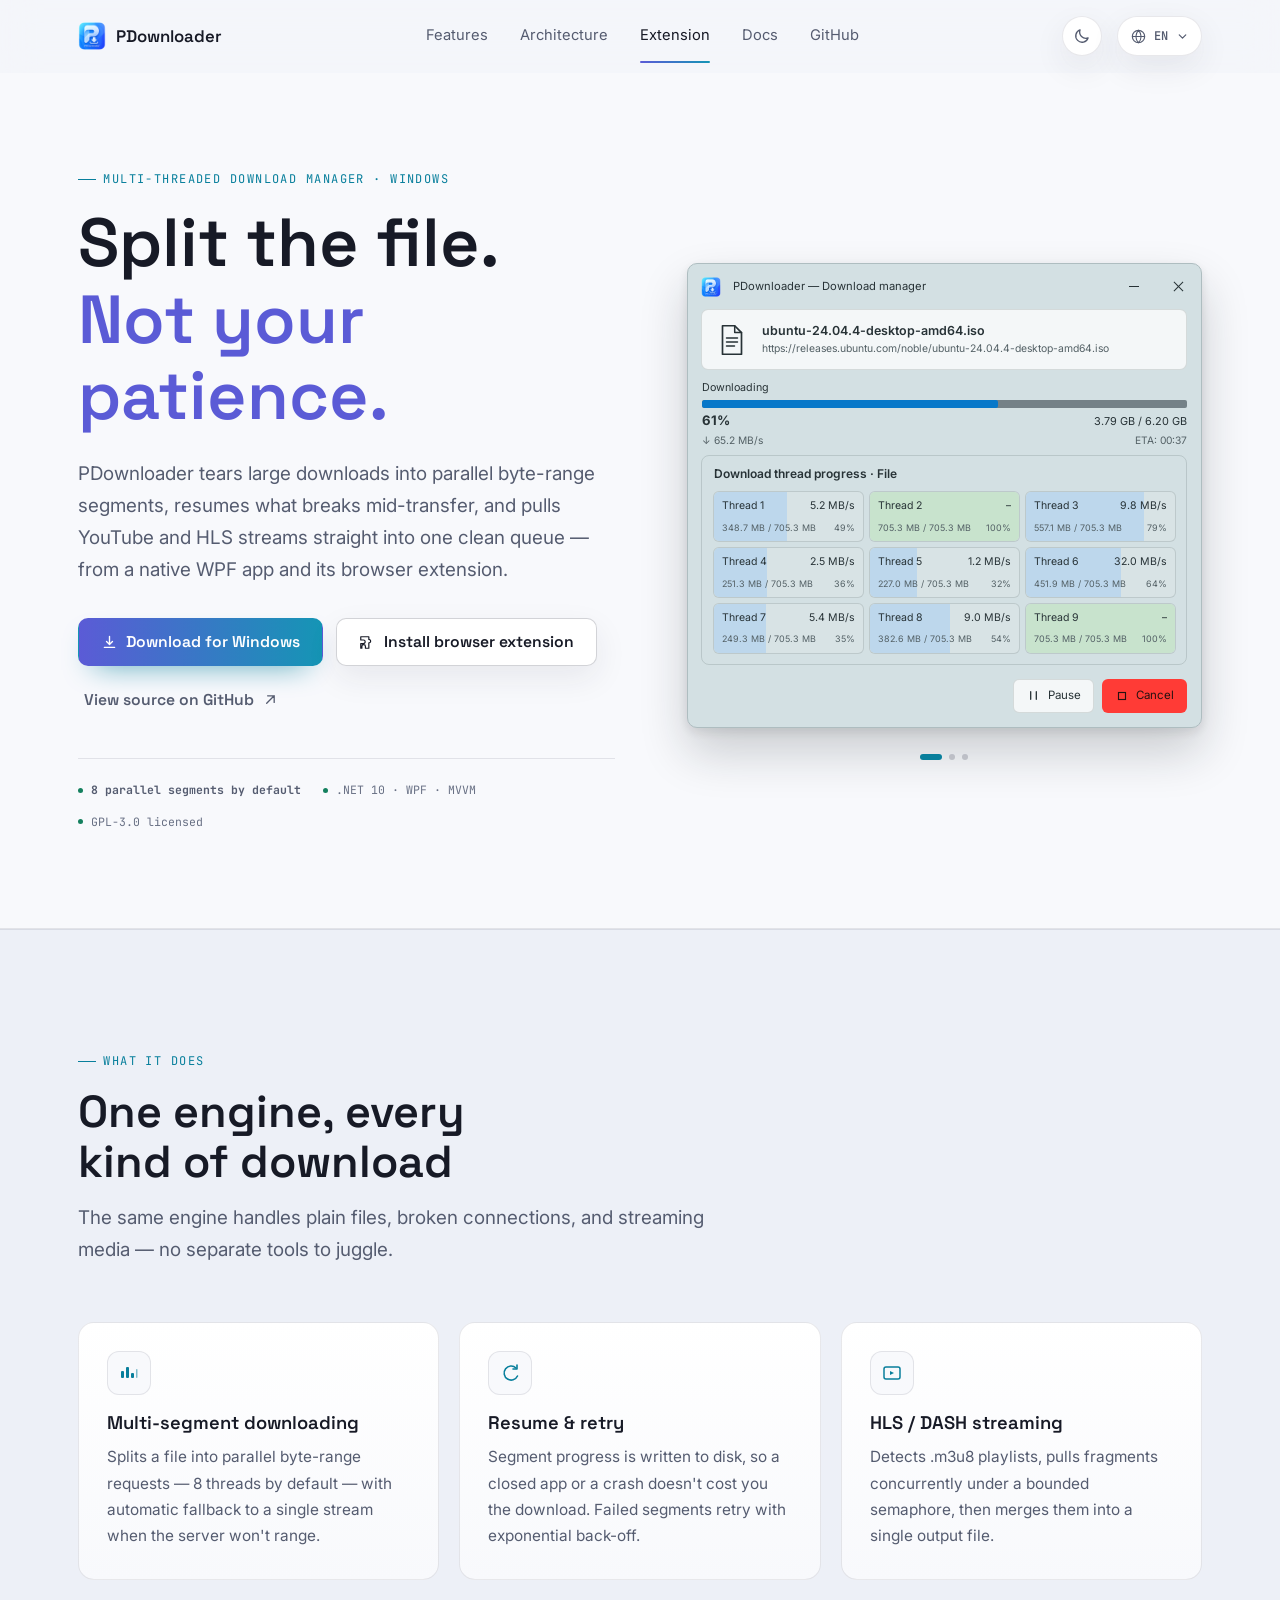
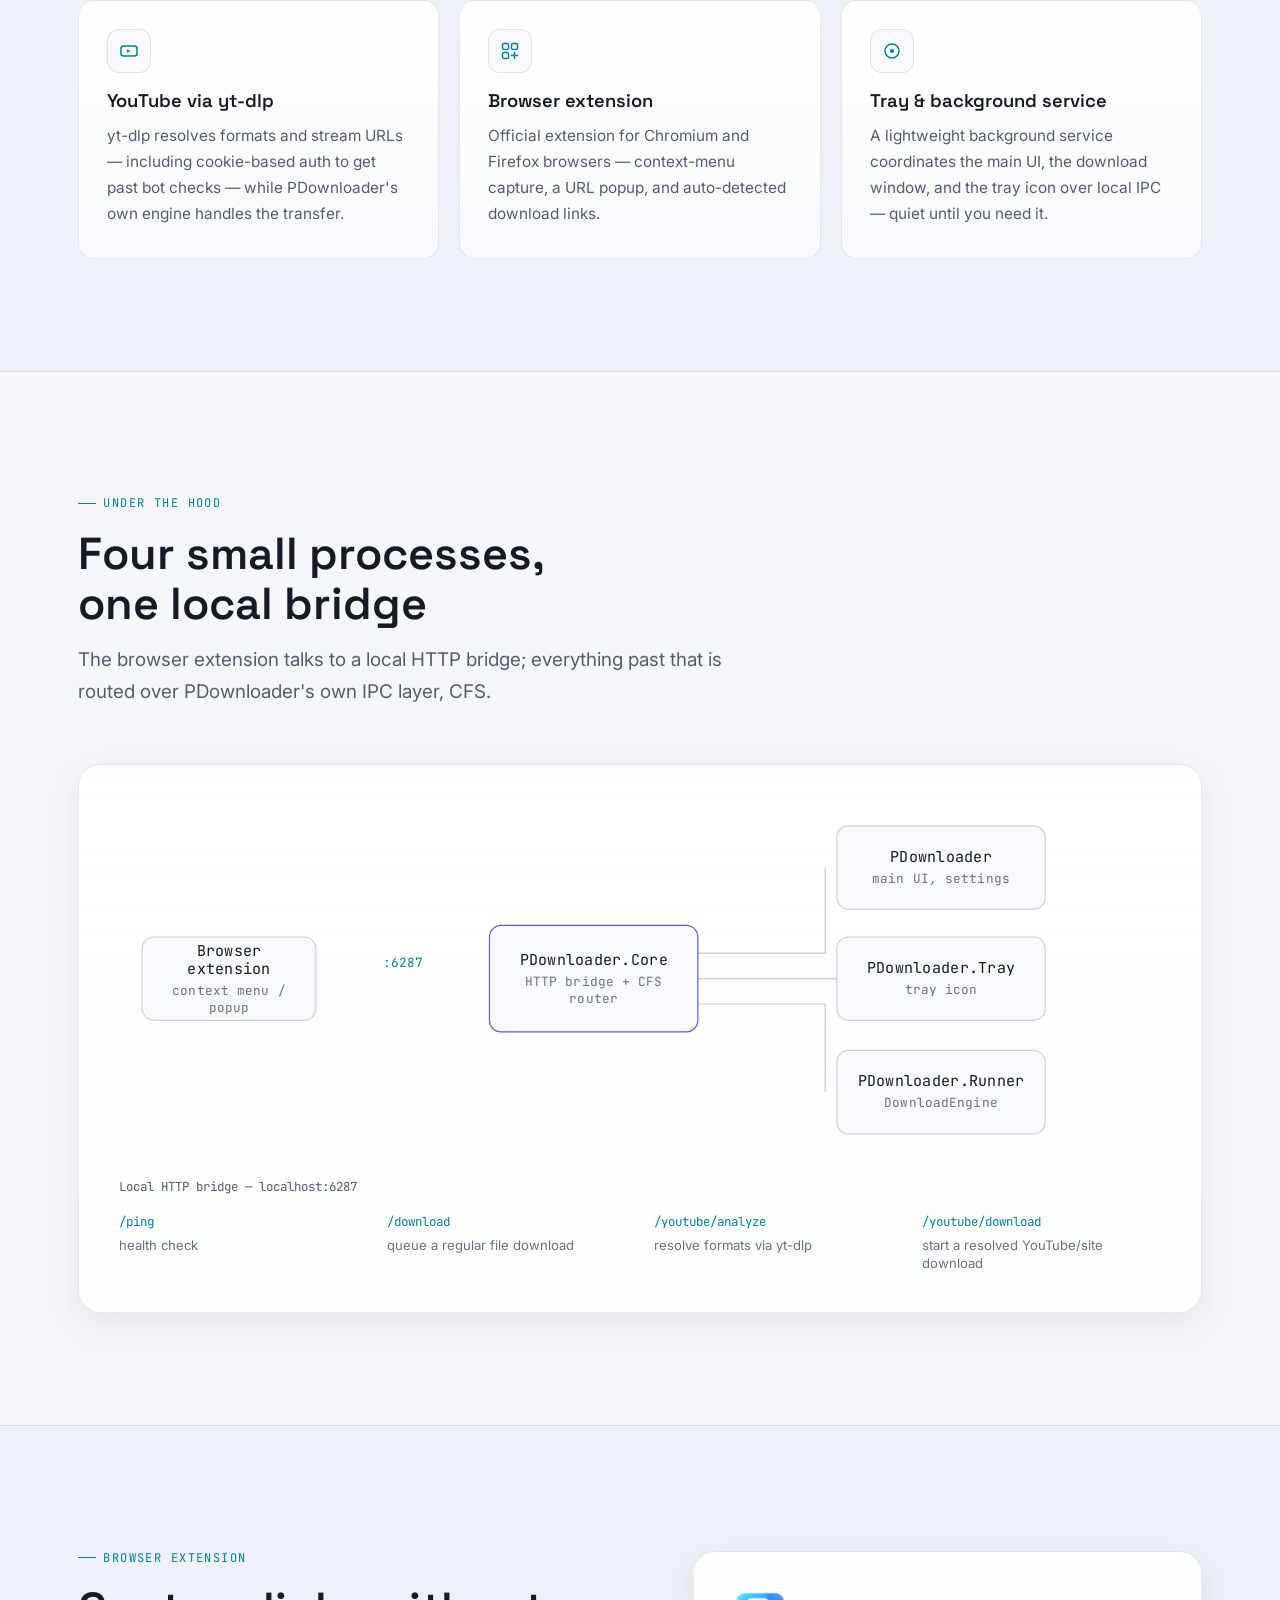
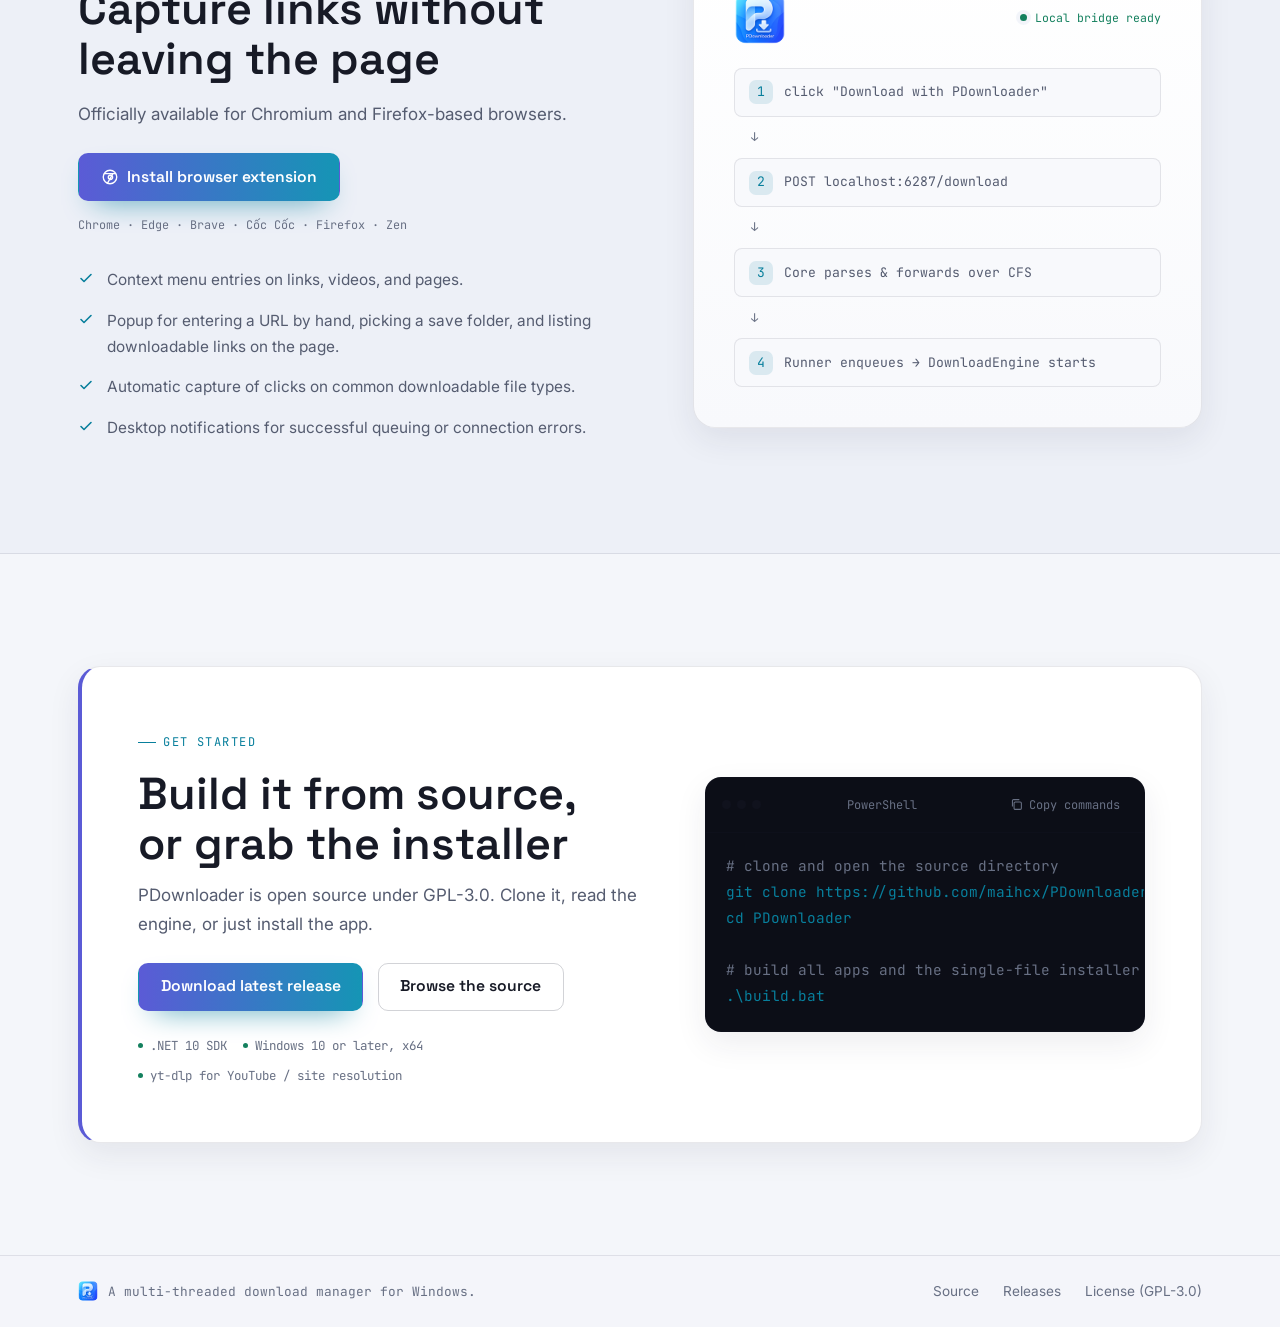
<file: index.html>
<!doctype html>
<html lang="vi">
<head>
  <meta charset="UTF-8" />
  <meta name="darkreader-lock" />
  <link rel="icon" href="./src/assets/icons/favicon-48.png" />
  <meta name="viewport" content="width=device-width, initial-scale=1.0" />
  <meta name="description" content="PDownloader — multi-threaded download manager for Windows." />
  <title>PDownloader</title>
  <script src="./src/abstraction/theme/theme-init.js"></script>
  <link rel="stylesheet" href="./src/assets/styles/globals.css" />
</head>
<body>
  <div id="root"></div>
  <script type="module" src="./src/main.js"></script>
</body>
</html>
</file>
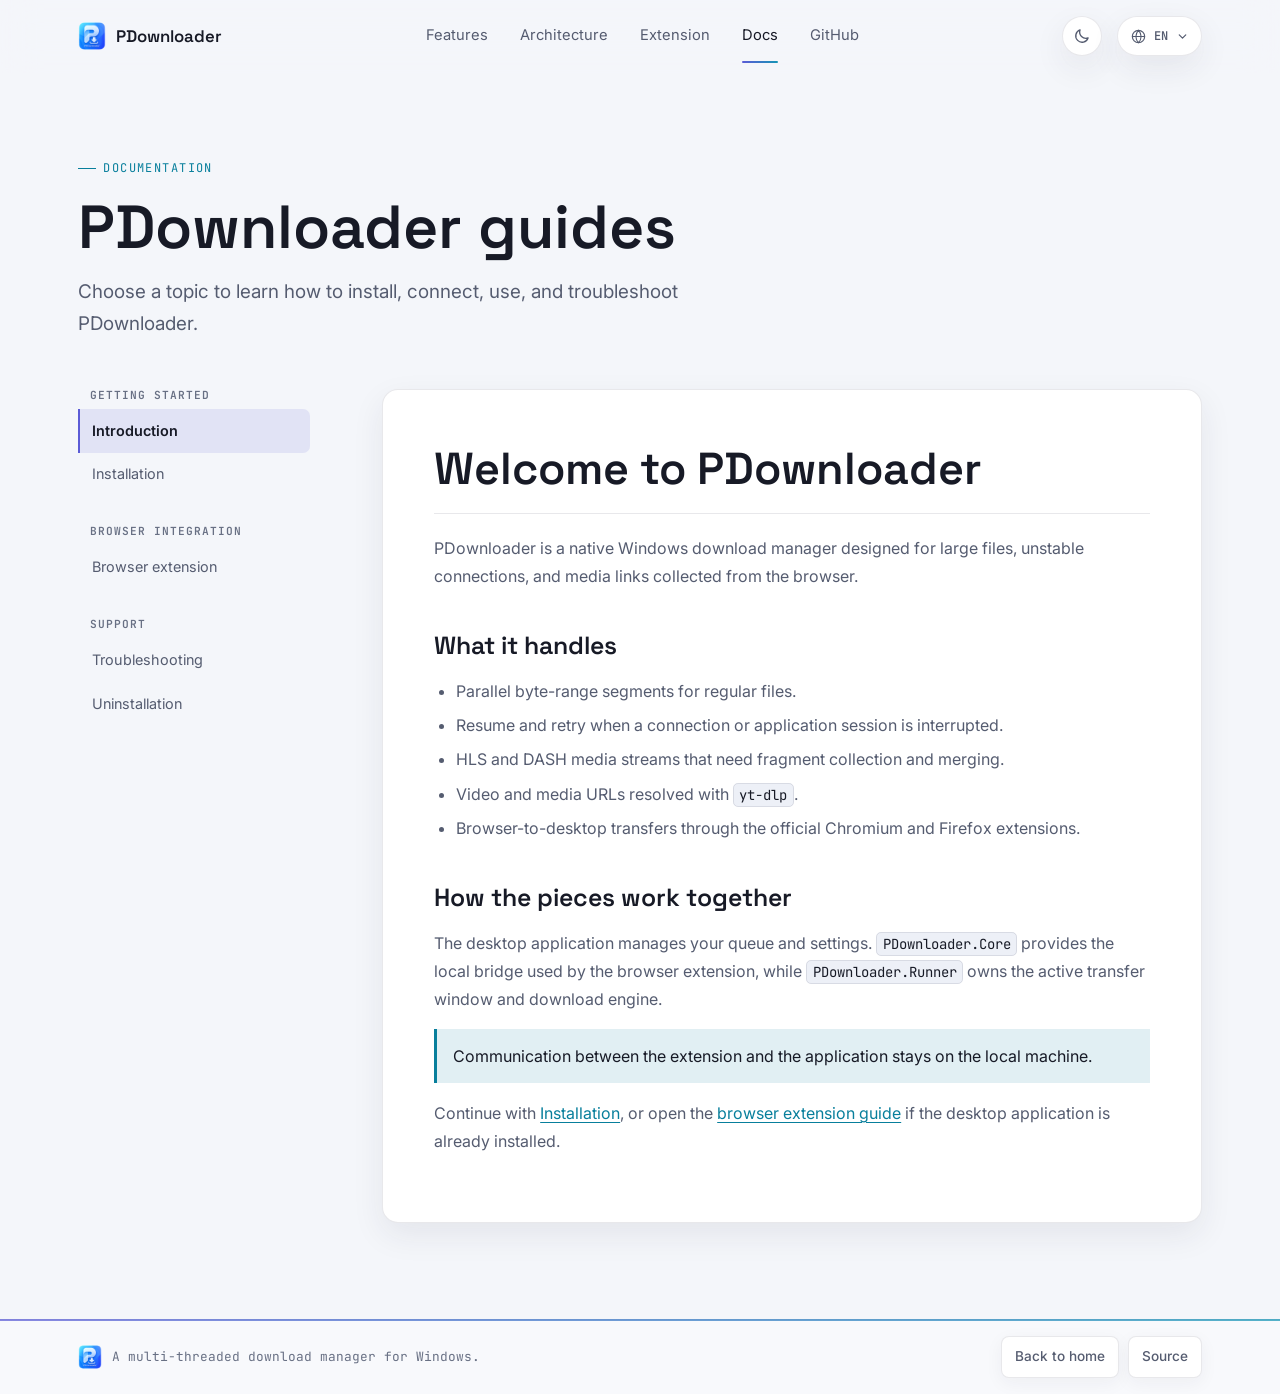
<file: docs/index.html>
<!doctype html>
<html lang="vi">
<head>
  <meta charset="UTF-8" />
  <meta name="darkreader-lock" />
  <link rel="icon" href="../src/assets/icons/favicon-48.png" />
  <meta name="viewport" content="width=device-width, initial-scale=1.0" />
  <meta name="description" content="Tài liệu cài đặt và sử dụng PDownloader." />
  <title>PDownloader Docs</title>
  <script src="../src/abstraction/theme/theme-init.js"></script>
  <link rel="stylesheet" href="../src/assets/styles/globals.css" />
  <link rel="stylesheet" href="./docs.css" />
</head>
<body class="docs-page">
  <a class="skip-link" href="#docs-article" data-i18n="accessibility.skipToContent">Bỏ qua để đến nội dung</a>

  <header class="navbar is-scrolled">
    <div class="container navbar-inner">
      <a href="../" class="brand">
        <img src="../src/assets/icons/pdownloader-icon.png" alt="PDownloader" />
        <span>PDownloader</span>
      </a>

      <nav class="nav-links" id="nav-links" data-i18n-attr="aria-label:accessibility.primaryNavigation" aria-label="Điều hướng chính">
        <a href="../index.html#features" data-i18n="nav.features">Tính năng</a>
        <a href="../index.html#architecture" data-i18n="nav.architecture">Kiến trúc</a>
        <a href="../index.html#extension" data-i18n="nav.extension">Tiện ích mở rộng</a>
        <a href="./" aria-current="page" data-i18n="nav.docs">Tài liệu</a>
        <a href="https://github.com/maihcx/PDownloader" data-href-config="repoUrl" target="_blank" rel="noopener" data-i18n="nav.github">GitHub</a>
      </nav>

      <div class="nav-actions">
        <button class="theme-toggle" type="button" data-theme-toggle data-i18n-attr="aria-label:theme.toggle,title:theme.toggle" aria-label="Chuyển giao diện màu" title="Chuyển giao diện màu">
          <svg class="theme-toggle__sun" width="18" height="18" viewBox="0 0 20 20" fill="none" aria-hidden="true"><circle cx="10" cy="10" r="3.25" stroke="currentColor" stroke-width="1.5"/><path d="M10 2.25V4M10 16v1.75M17.75 10H16M4 10H2.25M15.48 4.52 14.24 5.76M5.76 14.24l-1.24 1.24M15.48 15.48l-1.24-1.24M5.76 5.76 4.52 4.52" stroke="currentColor" stroke-width="1.5" stroke-linecap="round"/></svg>
          <svg class="theme-toggle__moon" width="18" height="18" viewBox="0 0 20 20" fill="none" aria-hidden="true"><path d="M16.7 12.2A7 7 0 0 1 7.8 3.3a7 7 0 1 0 8.9 8.9Z" stroke="currentColor" stroke-width="1.5" stroke-linecap="round" stroke-linejoin="round"/></svg>
        </button>

        <div class="lang-picker" data-lang-picker>
          <button class="lang-picker__trigger" type="button" data-lang-trigger aria-haspopup="listbox" aria-expanded="false" data-i18n-attr="aria-label:accessibility.language,title:accessibility.language" aria-label="Ngôn ngữ" title="Ngôn ngữ">
            <svg width="17" height="17" viewBox="0 0 20 20" fill="none" aria-hidden="true"><circle cx="10" cy="10" r="7.25" stroke="currentColor" stroke-width="1.4"/><path d="M2.9 10h14.2M10 2.75c2 2.05 3.05 4.47 3.05 7.25S12 15.2 10 17.25C8 15.2 6.95 12.78 6.95 10S8 4.8 10 2.75Z" stroke="currentColor" stroke-width="1.25" stroke-linecap="round"/></svg>
            <span data-lang-current-code>VI</span>
            <svg class="lang-picker__chevron" width="13" height="13" viewBox="0 0 16 16" fill="none" aria-hidden="true"><path d="m4 6 4 4 4-4" stroke="currentColor" stroke-width="1.5" stroke-linecap="round" stroke-linejoin="round"/></svg>
          </button>
          <div class="lang-picker__popup" data-lang-menu hidden>
            <div class="lang-picker__heading" data-i18n="language.choose">Chọn ngôn ngữ</div>
            <div class="lang-picker__options" role="listbox" data-lang-options data-i18n-attr="aria-label:accessibility.language" aria-label="Ngôn ngữ"></div>
          </div>
        </div>

        <button class="nav-toggle" id="nav-toggle" type="button" data-i18n-attr="aria-label:accessibility.openMenu" aria-label="Mở menu" aria-expanded="false" aria-controls="nav-links">
          <svg width="18" height="18" viewBox="0 0 18 18" fill="none" aria-hidden="true"><path d="M2 4.5H16M2 9H16M2 13.5H16" stroke="currentColor" stroke-width="1.5" stroke-linecap="round"/></svg>
        </button>
      </div>
    </div>
  </header>

  <main class="docs-main">
    <div class="container docs-heading">
      <span class="eyebrow" data-i18n="docs.eyebrow">Tài liệu hướng dẫn</span>
      <h1 data-i18n="docs.title">Hướng dẫn sử dụng PDownloader</h1>
      <p data-i18n="docs.intro">Chọn một chủ đề để tìm hiểu cách cài đặt, kết nối, sử dụng và xử lý sự cố PDownloader.</p>
    </div>

    <div class="container docs-layout">
      <button class="docs-mobile-menu" type="button" data-docs-menu-toggle aria-expanded="false" aria-controls="docs-sidebar">
        <svg width="18" height="18" viewBox="0 0 18 18" fill="none" aria-hidden="true"><path d="M3 4h12M3 9h12M3 14h8" stroke="currentColor" stroke-width="1.5" stroke-linecap="round"/></svg>
        <span data-i18n="docs.menu">Danh mục tài liệu</span>
      </button>

      <aside class="docs-sidebar" id="docs-sidebar" data-docs-sidebar></aside>

      <article class="docs-article" id="docs-article" tabindex="-1">
        <div class="docs-fallback" data-doc-fallback hidden>
          <svg width="20" height="20" viewBox="0 0 20 20" fill="none" aria-hidden="true"><circle cx="10" cy="10" r="7.25" stroke="currentColor" stroke-width="1.4"/><path d="M10 8v5M10 5.8v.2" stroke="currentColor" stroke-width="1.6" stroke-linecap="round"/></svg>
          <div><strong data-i18n="docs.fallbackTitle">Đang hiển thị bản tiếng Anh</strong><span data-i18n="docs.fallbackDesc">Bài viết này chưa được dịch sang ngôn ngữ bạn đã chọn.</span></div>
        </div>

        <div class="docs-status" data-doc-loading>
          <span class="docs-spinner" aria-hidden="true"></span>
          <span data-i18n="docs.loading">Đang tải bài viết…</span>
        </div>

        <div class="docs-status docs-status--error" data-doc-error hidden>
          <svg width="34" height="34" viewBox="0 0 36 36" fill="none" aria-hidden="true"><path d="M9 4.5h12l6 6v21H9v-27Z" stroke="currentColor" stroke-width="1.6" stroke-linejoin="round"/><path d="M21 4.5v6h6M14 17l8 8M22 17l-8 8" stroke="currentColor" stroke-width="1.6" stroke-linecap="round"/></svg>
          <strong data-i18n="docs.loadError">Không thể tải bài viết này.</strong>
          <button class="btn btn-secondary" type="button" data-doc-retry data-i18n="docs.retry">Thử lại</button>
        </div>

        <div class="markdown-body" data-doc-content hidden></div>
      </article>
    </div>
  </main>

  <footer class="footer docs-footer">
    <div class="container footer-inner">
      <div class="footer-brand">
        <img src="../src/assets/icons/pdownloader-icon.png" alt="" width="24" height="24" />
        <span data-i18n="footer.tagline">Trình quản lý tải xuống đa luồng dành cho Windows.</span>
      </div>
      <div class="footer-links">
        <a href="../" data-i18n="docs.backHome">Về trang chủ</a>
        <a href="https://github.com/maihcx/PDownloader" data-href-config="repoUrl" target="_blank" rel="noopener" data-i18n="footer.source">Mã nguồn</a>
      </div>
    </div>
  </footer>

  <script type="module" src="./docs.js"></script>
</body>
</html>
</file>
<file: src/assets/styles/globals.css>
@import url("https://fonts.googleapis.com/css2?family=Space+Grotesk:wght@500;600;700&family=Inter:wght@400;500;600&family=JetBrains+Mono:wght@400;500&display=swap");
@import "./base/tokens.css";
@import "./base/reset.css";
@import "./base/typography.css";
@import "./base/layout.css";
@import "./components/primitives.css";
@import "./sections/header.css";
@import "./sections/home.css";
@import "./sections/features.css";
@import "./sections/architecture.css";
@import "./sections/extension.css";
@import "./sections/download.css";
@import "./sections/footer.css";
@import "./utilities/animations.css";
@import "./utilities/responsive.css";
</file>
<file: docs/docs.css>
.docs-page {
  min-height: 100vh;
  background: var(--bg-void);
  color: var(--text-primary);
}

.docs-page .nav-links a[aria-current="page"] {
  color: var(--text-primary);
}

.docs-page .nav-links a[aria-current="page"]::after {
  content: "";
  position: absolute;
  inset: auto 0 -0.45rem;
  height: 2px;
  border-radius: 99px;
  background: var(--gradient-segment);
}

.docs-main {
  min-height: calc(100vh - var(--navbar-height));
  padding-block: 4.75rem 6rem;
}

.docs-heading {
  margin-bottom: 3rem;
}

.docs-heading h1 {
  max-width: 760px;
  font-size: clamp(2.25rem, 5vw, 3.8rem);
  line-height: 1.08;
}

.docs-heading p {
  max-width: 680px;
  margin-top: 1rem;
  color: var(--text-secondary);
  font-size: var(--fs-lead);
}

.docs-layout {
  display: grid;
  grid-template-columns: 240px minmax(0, 1fr);
  align-items: start;
  gap: clamp(2rem, 5vw, 4.5rem);
}

.docs-sidebar {
  position: sticky;
  top: calc(var(--navbar-height) + 1.5rem);
  max-height: calc(100vh - var(--navbar-height) - 3rem);
  overflow-y: auto;
  overscroll-behavior: contain;
  padding-right: 0.5rem;
  scrollbar-width: thin;
  scrollbar-color: var(--border-strong) transparent;
}

.docs-sidebar__group {
  padding: 0;
}

.docs-sidebar__group + .docs-sidebar__group {
  margin-top: 1.8rem;
}

.docs-sidebar__group h2 {
  padding-inline: 0.75rem;
  color: var(--text-muted);
  font-family: var(--font-mono);
  font-size: 0.7rem;
  font-weight: 600;
  letter-spacing: 0.09em;
  text-transform: uppercase;
}

.docs-sidebar__group ul {
  margin-top: 0.5rem;
}

.docs-sidebar__group button {
  width: 100%;
  min-height: 40px;
  padding: 0.6rem 0.75rem;
  border-left: 2px solid transparent;
  border-radius: 0 7px 7px 0;
  color: var(--text-secondary);
  font-size: 0.9rem;
  text-align: left;
  transition: color var(--dur-fast), background var(--dur-fast), border-color var(--dur-fast);
}

.docs-sidebar__group button:hover {
  background: var(--bg-surface-3);
  color: var(--text-primary);
}

.docs-sidebar__group button[aria-current="page"] {
  border-left-color: var(--accent-violet);
  background: var(--accent-violet-dim);
  color: var(--text-primary);
  font-weight: 600;
}

.docs-mobile-menu {
  display: none;
}

.docs-article {
  min-width: 0;
  min-height: 520px;
  padding: clamp(1.5rem, 4vw, 3.75rem);
  border: 1px solid var(--border-soft);
  border-radius: var(--radius-md);
  background: var(--bg-surface);
  box-shadow: var(--shadow-sm);
  outline: none;
}

.docs-fallback {
  display: flex;
  align-items: flex-start;
  gap: 0.8rem;
  margin-bottom: 2rem;
  padding: 0.9rem 1rem;
  border: 1px solid color-mix(in srgb, var(--accent-amber) 38%, transparent);
  border-radius: var(--radius-sm);
  background: color-mix(in srgb, var(--accent-amber) 10%, transparent);
  color: var(--text-secondary);
  font-size: 0.88rem;
}

.docs-fallback svg {
  flex: 0 0 auto;
  color: var(--accent-amber);
}

.docs-fallback strong,
.docs-fallback span {
  display: block;
}

.docs-fallback strong {
  margin-bottom: 0.15rem;
  color: var(--text-primary);
}

.docs-status {
  min-height: 360px;
  display: flex;
  flex-direction: column;
  align-items: center;
  justify-content: center;
  gap: 1rem;
  color: var(--text-muted);
  text-align: center;
}

.docs-status--error svg {
  color: var(--accent-amber);
}

.docs-spinner {
  width: 30px;
  height: 30px;
  border: 3px solid var(--border-strong);
  border-top-color: var(--accent-violet);
  border-radius: 50%;
  animation: docs-spin 800ms linear infinite;
}

@keyframes docs-spin {
  to { transform: rotate(360deg); }
}

.markdown-body {
  max-width: 760px;
  color: var(--text-secondary);
  font-size: 1rem;
  line-height: 1.75;
}

.markdown-body > :first-child {
  margin-top: 0;
}

.markdown-body h1,
.markdown-body h2,
.markdown-body h3,
.markdown-body h4 {
  scroll-margin-top: calc(var(--navbar-height) + 1.5rem);
  color: var(--text-primary);
  line-height: 1.25;
}

.markdown-body h1 {
  margin: 0 0 1.25rem;
  padding-bottom: 1rem;
  border-bottom: 1px solid var(--border-soft);
  font-size: clamp(2rem, 5vw, 2.8rem);
}

.markdown-body h2 {
  margin: 2.5rem 0 0.9rem;
  font-size: 1.55rem;
}

.markdown-body h3 {
  margin: 1.9rem 0 0.7rem;
  font-size: 1.18rem;
}

.markdown-body p,
.markdown-body ul,
.markdown-body ol,
.markdown-body pre,
.markdown-body blockquote {
  margin-block: 1rem;
}

.markdown-body ul,
.markdown-body ol {
  padding-left: 1.35rem;
}

.markdown-body ul { list-style: disc; }
.markdown-body ol { list-style: decimal; }
.markdown-body li + li { margin-top: 0.4rem; }

.markdown-body a {
  color: var(--accent-cyan);
  text-decoration: underline;
  text-decoration-thickness: 1px;
  text-underline-offset: 0.2em;
}

.markdown-body code {
  padding: 0.12rem 0.35rem;
  border: 1px solid var(--border-soft);
  border-radius: 5px;
  background: var(--bg-surface-3);
  color: var(--text-primary);
  font-family: var(--font-mono);
  font-size: 0.87em;
}

.markdown-body pre {
  overflow-x: auto;
  padding: 1rem 1.1rem;
  border: 1px solid var(--border-soft);
  border-radius: var(--radius-sm);
  background: var(--bg-surface-2);
}

.markdown-body pre code {
  padding: 0;
  border: 0;
  background: transparent;
}

.markdown-body blockquote {
  padding: 0.8rem 1rem;
  border-left: 3px solid var(--accent-cyan);
  background: var(--accent-cyan-dim);
  color: var(--text-primary);
}

.markdown-body hr {
  margin-block: 2.5rem;
  border: 0;
  border-top: 1px solid var(--border-soft);
}

.docs-footer {
  position: relative;
  padding-block: 0.5rem;
  border-top: 1px solid var(--border-soft);
  background: var(--bg-surface-2);
}

.docs-footer::before {
  content: "";
  position: absolute;
  inset: -1px 0 auto;
  height: 2px;
  background: var(--gradient-segment);
  opacity: 0.72;
}

.docs-footer .footer-inner {
  min-height: 58px;
}

.docs-footer__brand {
  gap: 0.85rem;
  font-family: var(--font-body);
}

.docs-footer__brand img {
  width: 34px;
  height: 34px;
  border-radius: 8px;
  box-shadow: 0 7px 18px rgba(30, 72, 160, 0.18);
}

.docs-footer__copy {
  display: grid;
  gap: 0.15rem;
}

.docs-footer__copy strong {
  color: var(--text-primary);
  font-family: var(--font-display);
  font-size: 0.95rem;
  font-weight: 600;
}

.docs-footer__copy span {
  color: var(--text-muted);
  font-size: 0.78rem;
  line-height: 1.45;
}

.docs-footer .footer-links {
  gap: 0.6rem;
}

.docs-footer .footer-links a {
  min-height: 38px;
  display: inline-flex;
  align-items: center;
  gap: 0.45rem;
  padding: 0.55rem 0.8rem;
  border: 1px solid var(--border-soft);
  border-radius: 8px;
  background: var(--bg-surface);
  color: var(--text-secondary);
  font-weight: 500;
  box-shadow: 0 5px 18px rgba(34, 42, 67, 0.05);
  transition:
    color var(--dur-fast),
    border-color var(--dur-fast),
    background var(--dur-fast),
    transform var(--dur-fast) var(--ease-out);
}

.docs-footer .footer-links a:hover {
  border-color: var(--accent-cyan);
  color: var(--accent-cyan);
  transform: translateY(-1px);
}

.docs-footer .footer-links a:focus-visible {
  outline: 2px solid var(--accent-violet);
  outline-offset: 2px;
}

@media (max-width: 920px) {
  .docs-page .nav-links {
    gap: 1.3rem;
  }
}

@media (max-width: 820px) {
  .docs-main {
    padding-block: 3.5rem 4rem;
  }

  .docs-heading {
    margin-bottom: 2rem;
  }

  .docs-layout {
    display: block;
  }

  .docs-mobile-menu {
    width: 100%;
    min-height: 46px;
    display: flex;
    align-items: center;
    gap: 0.65rem;
    margin-bottom: 1rem;
    padding: 0.7rem 0.9rem;
    border: 1px solid var(--border-soft);
    border-radius: var(--radius-sm);
    background: var(--bg-surface);
    color: var(--text-primary);
    font-weight: 600;
  }

  .docs-sidebar {
    position: static;
    display: none;
    max-height: none;
    margin-bottom: 1rem;
    padding: 1rem;
    border: 1px solid var(--border-soft);
    border-radius: var(--radius-sm);
    background: var(--bg-surface);
  }

  .docs-sidebar.is-open {
    display: block;
  }

  .docs-article {
    min-height: 420px;
  }
}

@media (max-width: 520px) {
  .docs-main {
    padding-top: 2.75rem;
  }

  .docs-article {
    padding: 1.25rem;
    border-radius: var(--radius-sm);
  }

  .lang-picker__popup {
    position: fixed;
    top: calc(var(--navbar-height) + 0.5rem);
    right: var(--gutter);
    left: var(--gutter);
    width: auto;
  }

  .docs-footer {
    padding-block: 2.4rem;
  }

  .docs-footer .footer-links {
    width: 100%;
  }

  .docs-footer .footer-links a {
    flex: 1 1 auto;
    justify-content: center;
  }
}
</file>
